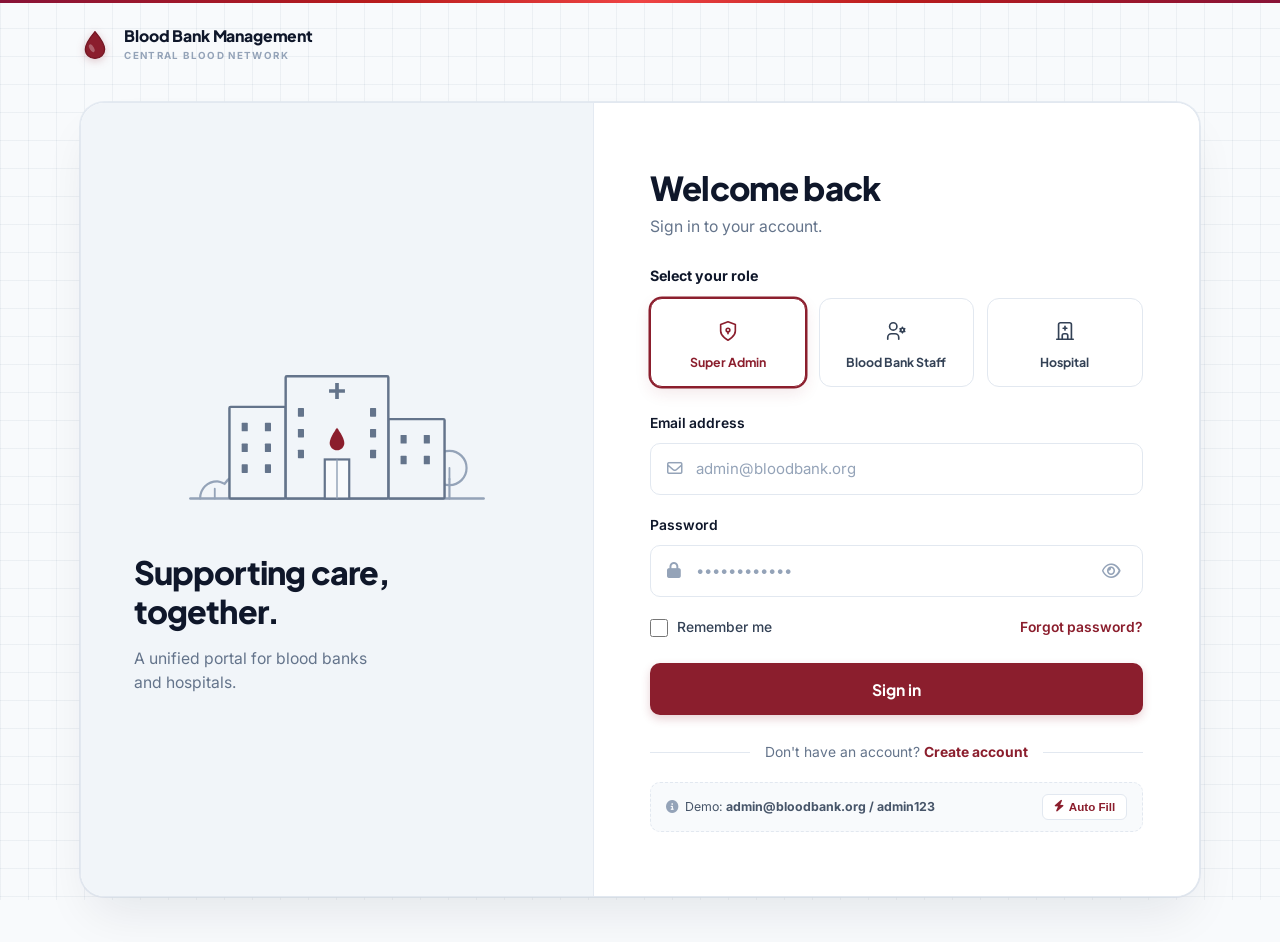
<file: templates/index.html>
<!DOCTYPE html>
<html lang="en">
<head>
  <meta charset="UTF-8">
  <meta name="viewport" content="width=device-width, initial-scale=1.0">
  <title>Blood Bank Management | Central Blood Network</title>
  <link rel="preconnect" href="https://fonts.googleapis.com">
  <link rel="preconnect" href="https://fonts.gstatic.com" crossorigin>
  <link href="https://fonts.googleapis.com/css2?family=Plus+Jakarta+Sans:wght@400;500;600;700;800&family=Inter:wght@400;500;600;700&display=swap" rel="stylesheet">
  <link rel="stylesheet" href="https://cdnjs.cloudflare.com/ajax/libs/font-awesome/6.5.1/css/all.min.css">
  <link rel="stylesheet" href="/static/css/style.css">
  <link rel="stylesheet" href="/static/css/toast.css">
  <style>
    /* ==========================================================================
       Modern Pixel-Accurate Login Page Styles
       ========================================================================== */
    :root {
      --brand-red: #8B1E2D;
      --brand-red-hover: #731623;
      --brand-red-light: #fdf2f2;
      --brand-red-border: #fca5a5;
      --slate-900: #0f172a;
      --slate-800: #1e293b;
      --slate-700: #334155;
      --slate-600: #475569;
      --slate-500: #64748b;
      --slate-400: #94a3b8;
      --slate-200: #e2e8f0;
      --slate-100: #f1f5f9;
      --slate-50: #f8fafc;
    }

    body {
      margin: 0;
      padding: 0;
      font-family: 'Inter', -apple-system, BlinkMacSystemFont, 'Segoe UI', Roboto, sans-serif;
      background-color: #f8fafc;
      /* Precise Grid Pattern from Mockup */
      background-image: 
        linear-gradient(to right, rgba(148, 163, 184, 0.12) 1px, transparent 1px),
        linear-gradient(to bottom, rgba(148, 163, 184, 0.12) 1px, transparent 1px);
      background-size: 28px 28px;
      min-height: 100vh;
      display: flex;
      flex-direction: column;
      color: var(--slate-800);
      box-sizing: border-box;
    }

    *, *::before, *::after {
      box-sizing: border-box;
    }

    /* Top Brand Header */
    .portal-topbar {
      padding: 1.75rem 2.5rem 0.5rem;
      display: flex;
      align-items: center;
      justify-content: flex-start;
      width: 100%;
      max-width: 1200px;
      margin: 0 auto;
    }

    .brand-identity {
      display: inline-flex;
      align-items: center;
      gap: 0.85rem;
      text-decoration: none;
      color: inherit;
    }

    .brand-logo-drop {
      width: 34px;
      height: 38px;
      display: flex;
      align-items: center;
      justify-content: center;
      color: var(--brand-red);
      filter: drop-shadow(0 2px 4px rgba(139, 30, 45, 0.25));
    }

    .brand-titles {
      display: flex;
      flex-direction: column;
    }

    .brand-main-title {
      font-family: 'Plus Jakarta Sans', sans-serif;
      font-size: 1.05rem;
      font-weight: 800;
      color: var(--slate-900);
      letter-spacing: -0.01em;
      line-height: 1.2;
    }

    .brand-subtitle {
      font-size: 0.65rem;
      font-weight: 700;
      letter-spacing: 0.14em;
      text-transform: uppercase;
      color: var(--slate-400);
      margin-top: 2px;
    }

    /* Main Container & Card */
    .login-main-wrapper {
      flex: 1;
      display: flex;
      align-items: center;
      justify-content: center;
      padding: 2rem 1.5rem 3rem;
    }

    .login-modal-card {
      width: 100%;
      max-width: 1120px;
      min-height: 620px;
      background: #ffffff;
      border: 1px solid var(--slate-200);
      border-radius: 24px;
      box-shadow: 0 25px 50px -12px rgba(15, 23, 42, 0.09), 0 0 0 1px rgba(226, 232, 240, 0.8);
      display: grid;
      grid-template-columns: 1fr 1.18fr;
      overflow: hidden;
      transition: box-shadow 0.3s ease;
    }

    /* Left Visual Column */
    .login-visual-pane {
      background-color: #f1f5f9;
      padding: 4.5rem 3.5rem;
      display: flex;
      flex-direction: column;
      justify-content: center;
      border-right: 1px solid rgba(226, 232, 240, 0.8);
      position: relative;
    }

    .illustration-box {
      width: 100%;
      max-width: 330px;
      margin: 0 auto 2rem;
      display: flex;
      align-items: center;
      justify-content: center;
    }

    .illustration-box svg {
      width: 100%;
      height: auto;
      max-height: 220px;
    }

    .visual-tagline {
      font-family: 'Plus Jakarta Sans', sans-serif;
      font-size: 2.15rem;
      font-weight: 800;
      color: var(--slate-900);
      line-height: 1.22;
      margin: 0 0 1rem;
      letter-spacing: -0.025em;
    }

    .visual-subtext {
      font-size: 1.05rem;
      color: var(--slate-500);
      line-height: 1.55;
      margin: 0;
    }

    /* Right Form Column */
    .login-form-pane {
      padding: 4.25rem 3.75rem;
      display: flex;
      flex-direction: column;
      justify-content: center;
      background: #ffffff;
    }

    .form-heading-group {
      margin-bottom: 1.75rem;
    }

    .form-main-heading {
      font-family: 'Plus Jakarta Sans', sans-serif;
      font-size: 2.2rem;
      font-weight: 800;
      color: var(--slate-900);
      margin: 0 0 0.45rem;
      letter-spacing: -0.025em;
    }

    .form-sub-heading {
      font-size: 1.05rem;
      color: var(--slate-500);
      margin: 0;
    }

    /* Role Selector */
    .role-selection-group {
      margin-bottom: 1.75rem;
    }

    .role-section-label {
      display: block;
      font-size: 0.95rem;
      font-weight: 700;
      color: var(--slate-900);
      margin-bottom: 0.75rem;
    }

    .role-cards-grid {
      display: grid;
      grid-template-columns: repeat(3, 1fr);
      gap: 0.85rem;
    }

    .role-select-card {
      background: #ffffff;
      border: 1.5px solid var(--slate-200);
      border-radius: 12px;
      padding: 1.05rem 0.75rem;
      display: flex;
      flex-direction: column;
      align-items: center;
      justify-content: center;
      gap: 0.5rem;
      cursor: pointer;
      transition: all 0.2s cubic-bezier(0.16, 1, 0.3, 1);
      color: var(--slate-700);
      text-align: center;
      user-select: none;
    }

    .role-select-card:hover {
      border-color: var(--slate-400);
      background-color: #f8fafc;
      transform: translateY(-2px);
    }

    .role-select-card.active {
      border-color: var(--brand-red);
      background-color: #fff;
      box-shadow: 0 0 0 1.5px var(--brand-red), 0 6px 16px rgba(139, 30, 45, 0.1);
      color: var(--brand-red);
    }

    .role-select-card .role-icon {
      font-size: 1.5rem;
      height: 32px;
      display: flex;
      align-items: center;
      justify-content: center;
    }

    .role-select-card .role-name {
      font-size: 0.825rem;
      font-weight: 700;
      font-family: 'Plus Jakarta Sans', sans-serif;
      line-height: 1.25;
    }

    /* Form Fields */
    .auth-input-group {
      margin-bottom: 1.35rem;
    }

    .auth-input-label {
      display: block;
      font-size: 0.925rem;
      font-weight: 600;
      color: var(--slate-900);
      margin-bottom: 0.55rem;
    }

    .input-icon-container {
      position: relative;
      display: flex;
      align-items: center;
    }

    .input-prefix-icon {
      position: absolute;
      left: 1.15rem;
      color: var(--slate-400);
      font-size: 1.05rem;
      pointer-events: none;
      transition: color 0.2s ease;
    }

    .auth-text-input {
      width: 100%;
      height: 52px;
      padding: 0 1.15rem 0 3rem;
      font-family: inherit;
      font-size: 1rem;
      color: var(--slate-800);
      background: #ffffff;
      border: 1.5px solid var(--slate-200);
      border-radius: 10px;
      outline: none;
      transition: all 0.2s ease;
    }

    .auth-text-input:focus {
      border-color: var(--brand-red);
      box-shadow: 0 0 0 3.5px rgba(139, 30, 45, 0.12);
    }

    .auth-text-input:focus + .input-prefix-icon,
    .auth-text-input:focus ~ .input-prefix-icon {
      color: var(--brand-red);
    }

    .auth-text-input::placeholder {
      color: var(--slate-400);
    }

    /* Password Input with Toggle */
    .password-input-wrapper {
      position: relative;
      display: flex;
      align-items: center;
    }

    .password-input-wrapper .auth-text-input {
      padding-right: 3.25rem;
    }

    .password-toggle-btn {
      position: absolute;
      right: 1rem;
      background: transparent;
      border: none;
      color: var(--slate-400);
      cursor: pointer;
      font-size: 1.1rem;
      padding: 0.45rem;
      display: flex;
      align-items: center;
      justify-content: center;
      border-radius: 6px;
      transition: color 0.2s ease;
    }

    .password-toggle-btn:hover {
      color: var(--slate-700);
    }

    /* Form Meta Row (Remember & Forgot) */
    .form-meta-row {
      display: flex;
      align-items: center;
      justify-content: space-between;
      margin-top: 0.35rem;
      margin-bottom: 1.65rem;
      font-size: 0.925rem;
    }

    .remember-me-label {
      display: flex;
      align-items: center;
      gap: 0.6rem;
      color: var(--slate-700);
      font-weight: 500;
      cursor: pointer;
      user-select: none;
    }

    .remember-checkbox {
      width: 18px;
      height: 18px;
      accent-color: var(--brand-red);
      cursor: pointer;
      border-radius: 4px;
      margin: 0;
    }

    .forgot-pwd-link {
      color: var(--brand-red);
      text-decoration: none;
      font-weight: 600;
      transition: color 0.15s ease;
    }

    .forgot-pwd-link:hover {
      color: var(--brand-red-hover);
      text-decoration: underline;
    }

    /* Submit Button */
    .btn-submit-signin {
      width: 100%;
      height: 52px;
      background: var(--brand-red);
      color: #ffffff;
      border: none;
      border-radius: 10px;
      font-family: 'Plus Jakarta Sans', sans-serif;
      font-size: 1.05rem;
      font-weight: 700;
      cursor: pointer;
      display: flex;
      align-items: center;
      justify-content: center;
      gap: 0.6rem;
      transition: all 0.2s cubic-bezier(0.16, 1, 0.3, 1);
      box-shadow: 0 4px 10px rgba(139, 30, 45, 0.2);
    }

    .btn-submit-signin:hover {
      background: var(--brand-red-hover);
      box-shadow: 0 6px 18px rgba(139, 30, 45, 0.3);
      transform: translateY(-1.5px);
    }

    .btn-submit-signin:active {
      transform: translateY(0);
    }

    .btn-submit-signin:disabled {
      opacity: 0.7;
      cursor: not-allowed;
      transform: none;
    }

    /* Footer / Divider */
    .auth-footer-divider {
      display: flex;
      align-items: center;
      text-align: center;
      margin-top: 1.75rem;
      font-size: 0.925rem;
      color: var(--slate-500);
    }

    .auth-footer-divider::before,
    .auth-footer-divider::after {
      content: '';
      flex: 1;
      border-bottom: 1px solid var(--slate-200);
    }

    .auth-footer-divider span {
      padding: 0 1rem;
    }

    .auth-footer-divider a {
      color: var(--brand-red);
      font-weight: 700;
      text-decoration: none;
      transition: color 0.15s ease;
    }

    .auth-footer-divider a:hover {
      color: var(--brand-red-hover);
      text-decoration: underline;
    }

    /* Demo Quick Autofill helper bar */
    .quick-demo-pill {
      margin-top: 1.25rem;
      background: var(--slate-50);
      border: 1px dashed var(--slate-200);
      border-radius: 10px;
      padding: 0.75rem 1rem;
      display: flex;
      align-items: center;
      justify-content: space-between;
      font-size: 0.825rem;
      color: var(--slate-600);
    }

    .quick-demo-btn {
      background: #ffffff;
      border: 1px solid var(--slate-200);
      color: var(--brand-red);
      font-size: 0.775rem;
      font-weight: 700;
      padding: 0.35rem 0.7rem;
      border-radius: 6px;
      cursor: pointer;
      display: inline-flex;
      align-items: center;
      gap: 0.35rem;
      transition: all 0.15s ease;
    }

    .quick-demo-btn:hover {
      background: var(--brand-red);
      color: #ffffff;
      border-color: var(--brand-red);
    }

    /* Responsive Breakpoints */
    @media (max-width: 860px) {
      .login-modal-card {
        grid-template-columns: 1fr;
        max-width: 480px;
      }
      .login-visual-pane {
        padding: 2.25rem 2rem 2rem;
        text-align: center;
        border-right: none;
        border-bottom: 1px solid var(--slate-200);
      }
      .illustration-box {
        max-width: 200px;
        margin-bottom: 1rem;
      }
      .login-form-pane {
        padding: 2.25rem 2rem;
      }
      .portal-topbar {
        padding: 1.25rem 1.5rem 0.25rem;
      }
    }

    @media (max-width: 440px) {
      .role-cards-grid {
        grid-template-columns: 1fr;
      }
      .login-modal-card {
        border-radius: 14px;
      }
      .form-meta-row {
        flex-direction: column;
        align-items: flex-start;
        gap: 0.5rem;
      }
    }
  </style>
</head>
<body>

  <!-- Top Brand Navigation (Without support link per instructions) -->
  <header class="portal-topbar">
    <a href="/" class="brand-identity" title="Blood Bank Management Portal">
      <div class="brand-logo-drop">
        <!-- Blood Drop SVG Icon -->
        <svg viewBox="0 0 24 28" fill="none" xmlns="http://www.w3.org/2000/svg" style="width:26px; height:30px;">
          <path d="M12 1.5C12 1.5 3 12.2 3 18C3 23 7 26.5 12 26.5C17 26.5 21 23 21 18C21 12.2 12 1.5 12 1.5Z" fill="#8B1E2D" stroke="#731623" stroke-width="1.2" stroke-linejoin="round"/>
          <ellipse cx="9" cy="17" rx="2" ry="4" transform="rotate(-30 9 17)" fill="rgba(255,255,255,0.3)"/>
        </svg>
      </div>
      <div class="brand-titles">
        <span class="brand-main-title">Blood Bank Management</span>
        <span class="brand-subtitle">CENTRAL BLOOD NETWORK</span>
      </div>
    </a>
  </header>

  <!-- Main Login Card Section -->
  <main class="login-main-wrapper">
    <div class="login-modal-card">
      
      <!-- Left Column: Hospital Line-Art & Tagline -->
      <section class="login-visual-pane">
        <div class="illustration-box">
          <!-- Vector Hospital Line-Art Matching Mockup Exact Aesthetic -->
          <svg viewBox="0 0 260 180" fill="none" xmlns="http://www.w3.org/2000/svg">
            <!-- Ground Baseline -->
            <path d="M10 160H250" stroke="#94a3b8" stroke-width="2" stroke-linecap="round"/>
            
            <!-- Left Foliage Bush -->
            <path d="M18 160C18 152 24 146 32 146C34 146 36 147 38 148C41 143 47 140 54 140C62 140 68 145 70 152C72 150 75 149 78 149C85 149 90 154 90 160" stroke="#94a3b8" stroke-width="1.8" stroke-linecap="round" fill="none"/>
            <path d="M30 160V152" stroke="#94a3b8" stroke-width="1.5" stroke-linecap="round"/>

            <!-- Right Foliage Tree -->
            <path d="M222 160V144" stroke="#94a3b8" stroke-width="1.8" stroke-linecap="round"/>
            <circle cx="222" cy="135" r="14" stroke="#94a3b8" stroke-width="1.8" fill="none"/>
            <path d="M222 135V144" stroke="#94a3b8" stroke-width="1.5" stroke-linecap="round"/>

            <!-- Left Building Wing -->
            <rect x="42" y="85" width="46" height="75" rx="1" stroke="#64748b" stroke-width="2" fill="#f1f5f9"/>
            <!-- Left Wing Windows -->
            <rect x="52" y="98" width="5" height="7" rx="0.5" fill="#64748b"/>
            <rect x="71" y="98" width="5" height="7" rx="0.5" fill="#64748b"/>
            <rect x="52" y="115" width="5" height="7" rx="0.5" fill="#64748b"/>
            <rect x="71" y="115" width="5" height="7" rx="0.5" fill="#64748b"/>
            <rect x="52" y="132" width="5" height="7" rx="0.5" fill="#64748b"/>
            <rect x="71" y="132" width="5" height="7" rx="0.5" fill="#64748b"/>

            <!-- Right Building Wing -->
            <rect x="172" y="95" width="46" height="65" rx="1" stroke="#64748b" stroke-width="2" fill="#f1f5f9"/>
            <!-- Right Wing Windows -->
            <rect x="182" y="108" width="5" height="7" rx="0.5" fill="#64748b"/>
            <rect x="201" y="108" width="5" height="7" rx="0.5" fill="#64748b"/>
            <rect x="182" y="125" width="5" height="7" rx="0.5" fill="#64748b"/>
            <rect x="201" y="125" width="5" height="7" rx="0.5" fill="#64748b"/>

            <!-- Center Main Tower / Hospital Body -->
            <rect x="88" y="60" width="84" height="100" rx="1" stroke="#64748b" stroke-width="2" fill="#f1f5f9"/>

            <!-- Medical Cross Emblem on Top Facade -->
            <path d="M125 72H135M130 67V77" stroke="#64748b" stroke-width="3" stroke-linecap="square"/>

            <!-- Center Entrance Portal -->
            <rect x="120" y="128" width="20" height="32" stroke="#64748b" stroke-width="1.8" fill="#f8fafc"/>
            <line x1="130" y1="128" x2="130" y2="160" stroke="#94a3b8" stroke-width="1.2"/>

            <!-- Blood Drop Icon at Front Center -->
            <path d="M130 102C130 102 124 110 124 114.5C124 117.8 126.7 120.5 130 120.5C133.3 120.5 136 117.8 136 114.5C136 110 130 102 130 102Z" fill="#8B1E2D"/>

            <!-- Center Tower Windows -->
            <rect x="98" y="86" width="5" height="7" rx="0.5" fill="#64748b"/>
            <rect x="98" y="103" width="5" height="7" rx="0.5" fill="#64748b"/>
            <rect x="98" y="120" width="5" height="7" rx="0.5" fill="#64748b"/>
            
            <rect x="157" y="86" width="5" height="7" rx="0.5" fill="#64748b"/>
            <rect x="157" y="103" width="5" height="7" rx="0.5" fill="#64748b"/>
            <rect x="157" y="120" width="5" height="7" rx="0.5" fill="#64748b"/>
          </svg>
        </div>
        
        <h1 class="visual-tagline">Supporting care,<br>together.</h1>
        <p class="visual-subtext">A unified portal for blood banks<br>and hospitals.</p>
      </section>

      <!-- Right Column: Login Form & Role Selection -->
      <section class="login-form-pane">
        <div class="form-heading-group">
          <h2 class="form-main-heading">Welcome back</h2>
          <p class="form-sub-heading">Sign in to your account.</p>
        </div>

        <!-- Role Selection -->
        <div class="role-selection-group">
          <label class="role-section-label">Select your role</label>
          <div class="role-cards-grid">
            <!-- Super Admin (First) -->
            <div class="role-select-card active" data-role="ADMIN" id="role-card-admin">
              <div class="role-icon">
                <!-- Admin / Shield Lock Icon -->
                <svg width="22" height="22" viewBox="0 0 24 24" fill="none" stroke="currentColor" stroke-width="1.8" stroke-linecap="round" stroke-linejoin="round">
                  <path d="M12 22s8-4 8-10V5l-8-3-8 3v7c0 6 8 10 8 10z"></path>
                  <circle cx="12" cy="11" r="2"></circle>
                  <path d="M12 13v2"></path>
                </svg>
              </div>
              <span class="role-name">Super Admin</span>
            </div>

            <!-- Blood Bank Staff -->
            <div class="role-select-card" data-role="COORDINATOR" id="role-card-coord">
              <div class="role-icon">
                <!-- Person with gear icon -->
                <svg width="22" height="22" viewBox="0 0 24 24" fill="none" stroke="currentColor" stroke-width="1.8" stroke-linecap="round" stroke-linejoin="round">
                  <circle cx="9" cy="7" r="4"></circle>
                  <path d="M3 21v-2a4 4 0 0 1 4-4h4a4 4 0 0 1 4 4v2"></path>
                  <circle cx="19" cy="11" r="2"></circle>
                  <path d="M19 8v1M19 13v1M16.5 9.5l.8.5M20.7 12l.8.5M16.5 12.5l.8-.5M20.7 10l.8-.5"></path>
                </svg>
              </div>
              <span class="role-name">Blood Bank Staff</span>
            </div>

            <!-- Hospital -->
            <div class="role-select-card" data-role="HOSPITAL" id="role-card-hosp">
              <div class="role-icon">
                <!-- Hospital outline icon -->
                <svg width="22" height="22" viewBox="0 0 24 24" fill="none" stroke="currentColor" stroke-width="1.8" stroke-linecap="round" stroke-linejoin="round">
                  <path d="M3 21h18"></path>
                  <path d="M5 21V5a2 2 0 0 1 2-2h10a2 2 0 0 1 2 2v16"></path>
                  <path d="M9 21v-4a2 2 0 0 1 2-2h2a2 2 0 0 1 2 2v4"></path>
                  <path d="M10 9h4"></path>
                  <path d="M12 7v4"></path>
                </svg>
              </div>
              <span class="role-name">Hospital</span>
            </div>
          </div>
        </div>

        <!-- Login Form -->
        <form id="login-form">
          
          <!-- Hospital ID Optional Field (shown when Hospital role is selected) -->
          <div class="auth-input-group" id="hosp-id-wrapper" style="display: none;">
            <label class="auth-input-label" for="login-hosp-id">Hospital ID <span style="color:var(--slate-400); font-weight:normal;">(Optional)</span></label>
            <div class="input-icon-container">
              <i class="fa-solid fa-id-card input-prefix-icon"></i>
              <input type="text" id="login-hosp-id" class="auth-text-input font-mono" placeholder="e.g. HOSP101">
            </div>
          </div>

          <!-- Email Field -->
          <div class="auth-input-group">
            <label class="auth-input-label" for="login-email">Email address</label>
            <div class="input-icon-container">
              <i class="fa-regular fa-envelope input-prefix-icon"></i>
              <input type="email" id="login-email" class="auth-text-input" placeholder="Enter your email" required autocomplete="email">
            </div>
          </div>

          <!-- Password Field with View Eye Toggle -->
          <div class="auth-input-group">
            <label class="auth-input-label" for="login-password">Password</label>
            <div class="password-input-wrapper">
              <i class="fa-solid fa-lock input-prefix-icon"></i>
              <input type="password" id="login-password" class="auth-text-input" placeholder="••••••••••••" required autocomplete="current-password">
              <button type="button" class="password-toggle-btn" id="password-toggle" title="Show or hide password" aria-label="Toggle password visibility">
                <i class="fa-regular fa-eye" id="toggle-eye-icon"></i>
              </button>
            </div>
          </div>

          <!-- Meta Row: Remember Me & Forgot Password -->
          <div class="form-meta-row">
            <label class="remember-me-label">
              <input type="checkbox" id="remember-me-check" class="remember-checkbox">
              <span>Remember me</span>
            </label>
            <a href="javascript:void(0)" class="forgot-pwd-link" id="forgot-password-link">Forgot password?</a>
          </div>

          <!-- Submit Button -->
          <button type="submit" id="login-submit-btn" class="btn-submit-signin">
            <span id="btn-text">Sign in</span>
          </button>
        </form>

        <!-- Create Account Link Divider -->
        <div class="auth-footer-divider">
          <span>Don't have an account? <a href="/signup">Create account</a></span>
        </div>

        <!-- Quick Demo autofill helper -->
        <div class="quick-demo-pill" id="demo-credentials-box">
          <div id="demo-text-preview">
            <i class="fa-solid fa-circle-info" style="color:var(--slate-400); margin-right:4px;"></i>
            <span>Demo: <strong id="demo-role-hint">admin@bloodbank.org / admin123</strong></span>
          </div>
          <button type="button" class="quick-demo-btn" id="quick-fill-btn">
            <i class="fa-solid fa-bolt"></i> Auto Fill
          </button>
        </div>

      </section>
    </div>
  </main>

  <!-- Scripts -->
  <script src="/static/js/api.js"></script>
  <script src="/static/js/auth.js"></script>
</body>
</html>
</file>
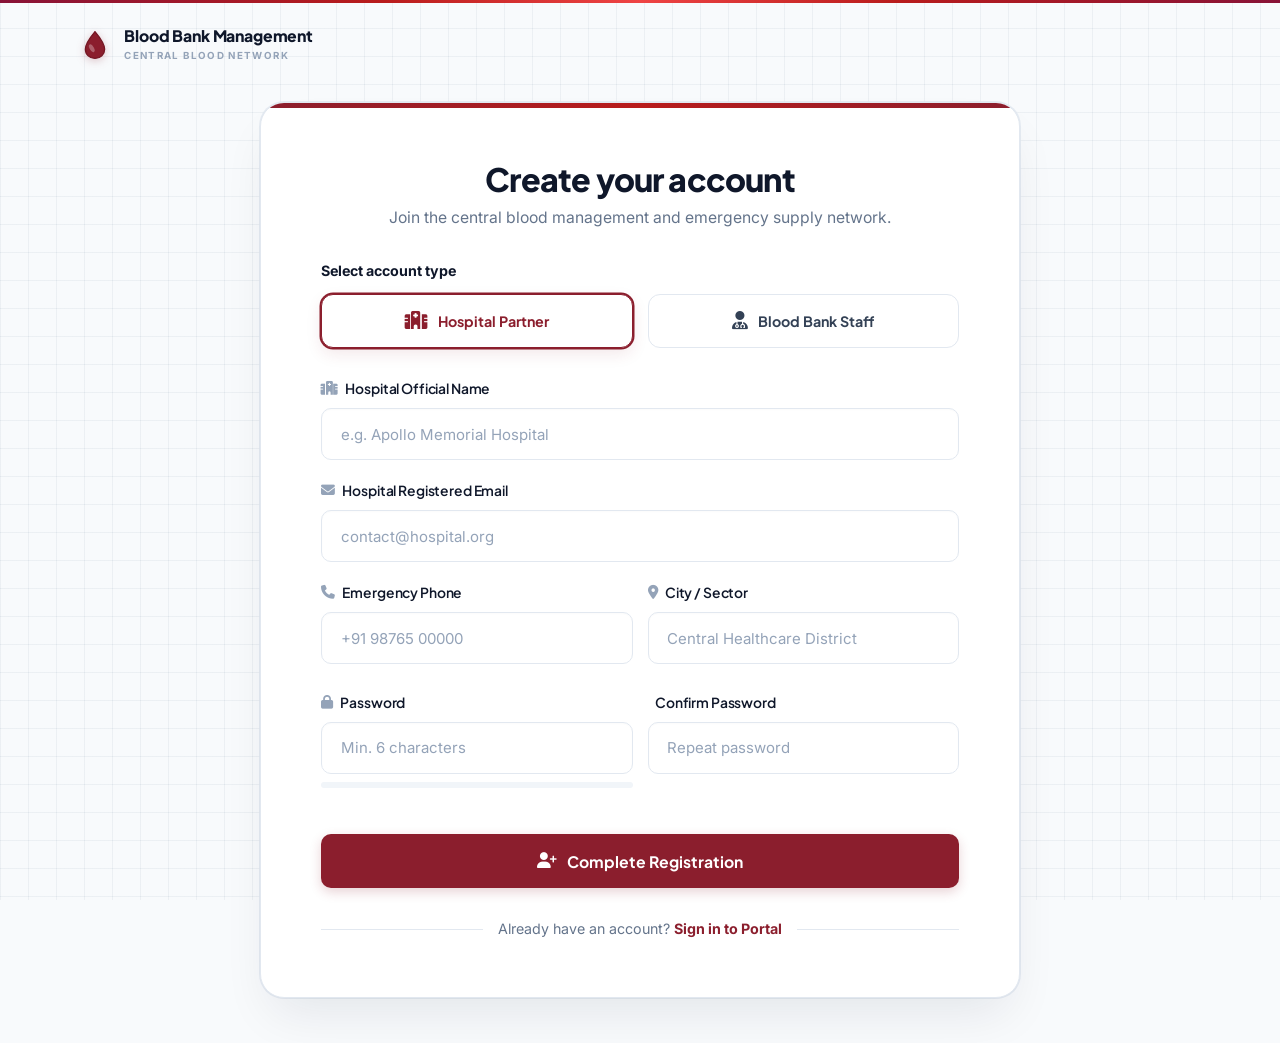
<file: templates/signup.html>
<!DOCTYPE html>
<html lang="en">
<head>
  <meta charset="UTF-8">
  <meta name="viewport" content="width=device-width, initial-scale=1.0">
  <title>Create Account | Blood Bank Management</title>
  <link rel="preconnect" href="https://fonts.googleapis.com">
  <link rel="preconnect" href="https://fonts.gstatic.com" crossorigin>
  <link href="https://fonts.googleapis.com/css2?family=Plus+Jakarta+Sans:wght@400;500;600;700;800&family=Inter:wght@400;500;600;700&display=swap" rel="stylesheet">
  <link rel="stylesheet" href="https://cdnjs.cloudflare.com/ajax/libs/font-awesome/6.5.1/css/all.min.css">
  <link rel="stylesheet" href="/static/css/style.css">
  <link rel="stylesheet" href="/static/css/toast.css">
  <style>
    :root {
      --brand-red: #8B1E2D;
      --brand-red-hover: #731623;
      --brand-red-light: #fdf2f2;
      --brand-red-border: #fca5a5;
      --slate-900: #0f172a;
      --slate-800: #1e293b;
      --slate-700: #334155;
      --slate-600: #475569;
      --slate-500: #64748b;
      --slate-400: #94a3b8;
      --slate-200: #e2e8f0;
      --slate-100: #f1f5f9;
      --slate-50: #f8fafc;
    }

    body {
      margin: 0;
      padding: 0;
      font-family: 'Inter', -apple-system, BlinkMacSystemFont, 'Segoe UI', Roboto, sans-serif;
      background-color: #f8fafc;
      background-image: 
        linear-gradient(to right, rgba(148, 163, 184, 0.12) 1px, transparent 1px),
        linear-gradient(to bottom, rgba(148, 163, 184, 0.12) 1px, transparent 1px);
      background-size: 28px 28px;
      min-height: 100vh;
      display: flex;
      flex-direction: column;
      color: var(--slate-800);
      box-sizing: border-box;
    }

    *, *::before, *::after {
      box-sizing: border-box;
    }

    /* Top Brand Navigation */
    .portal-topbar {
      padding: 1.75rem 2.5rem 0.5rem;
      display: flex;
      align-items: center;
      justify-content: flex-start;
      width: 100%;
      max-width: 1200px;
      margin: 0 auto;
    }

    .brand-identity {
      display: inline-flex;
      align-items: center;
      gap: 0.85rem;
      text-decoration: none;
      color: inherit;
    }

    .brand-logo-drop {
      width: 34px;
      height: 38px;
      display: flex;
      align-items: center;
      justify-content: center;
      color: var(--brand-red);
      filter: drop-shadow(0 2px 4px rgba(139, 30, 45, 0.25));
    }

    .brand-titles {
      display: flex;
      flex-direction: column;
    }

    .brand-main-title {
      font-family: 'Plus Jakarta Sans', sans-serif;
      font-size: 1.05rem;
      font-weight: 800;
      color: var(--slate-900);
      letter-spacing: -0.01em;
      line-height: 1.2;
    }

    .brand-subtitle {
      font-size: 0.65rem;
      font-weight: 700;
      letter-spacing: 0.14em;
      text-transform: uppercase;
      color: var(--slate-400);
      margin-top: 2px;
    }

    /* Big Spacious Signup Wrapper */
    .signup-main-wrapper {
      flex: 1;
      display: flex;
      align-items: center;
      justify-content: center;
      padding: 2rem 1.5rem 3rem;
    }

    .signup-large-card {
      width: 100%;
      max-width: 760px;
      background: #ffffff;
      border: 1px solid var(--slate-200);
      border-radius: 24px;
      padding: 3.75rem 4rem;
      box-shadow: 0 25px 50px -12px rgba(15, 23, 42, 0.09), 0 0 0 1px rgba(226, 232, 240, 0.8);
      position: relative;
      overflow: hidden;
      animation: fadeIn 0.3s ease-out;
    }

    .signup-large-card::before {
      content: '';
      position: absolute;
      top: 0;
      left: 0;
      right: 0;
      height: 5px;
      background: linear-gradient(90deg, #8B1E2D, #b91c1c, #8B1E2D);
    }

    @keyframes fadeIn {
      from { opacity: 0; transform: translateY(10px); }
      to { opacity: 1; transform: translateY(0); }
    }

    .signup-header-block {
      text-align: center;
      margin-bottom: 2rem;
    }

    .signup-title {
      font-family: 'Plus Jakarta Sans', sans-serif;
      font-size: 2.15rem;
      font-weight: 800;
      color: var(--slate-900);
      margin: 0 0 0.45rem;
      letter-spacing: -0.025em;
    }

    .signup-subtext {
      font-size: 1.05rem;
      color: var(--slate-500);
      margin: 0;
    }

    /* Role Switcher in Signup */
    .role-section-label {
      display: block;
      font-size: 0.95rem;
      font-weight: 700;
      color: var(--slate-900);
      margin-bottom: 0.75rem;
      text-align: left;
    }

    .auth-tabs-grid {
      display: grid;
      grid-template-columns: 1fr 1fr;
      gap: 1rem;
      margin-bottom: 2rem;
    }

    .auth-tab-btn {
      padding: 1.15rem 1rem;
      border-radius: 12px;
      border: 1.5px solid var(--slate-200);
      background: #ffffff;
      color: var(--slate-700);
      font-family: 'Plus Jakarta Sans', sans-serif;
      font-weight: 700;
      font-size: 0.95rem;
      cursor: pointer;
      transition: all 0.2s cubic-bezier(0.16, 1, 0.3, 1);
      display: flex;
      align-items: center;
      justify-content: center;
      gap: 0.65rem;
      user-select: none;
    }

    .auth-tab-btn:hover {
      border-color: var(--slate-400);
      background-color: #f8fafc;
      transform: translateY(-2px);
    }

    .auth-tab-btn.active {
      border-color: var(--brand-red);
      background-color: #ffffff;
      color: var(--brand-red);
      box-shadow: 0 0 0 1.5px var(--brand-red), 0 6px 16px rgba(139, 30, 45, 0.1);
    }

    /* Form Fields */
    .form-group {
      margin-bottom: 1.35rem;
      text-align: left;
    }

    .form-label {
      display: flex;
      align-items: center;
      gap: 0.5rem;
      font-size: 0.925rem;
      font-weight: 600;
      color: var(--slate-900);
      margin-bottom: 0.55rem;
    }

    .form-label i {
      color: var(--slate-400);
    }

    .form-control {
      width: 100%;
      height: 52px;
      padding: 0 1.25rem;
      font-family: inherit;
      font-size: 1rem;
      color: var(--slate-800);
      background: #ffffff;
      border: 1.5px solid var(--slate-200);
      border-radius: 10px;
      outline: none;
      transition: all 0.2s ease;
    }

    .form-control:focus {
      border-color: var(--brand-red);
      box-shadow: 0 0 0 3.5px rgba(139, 30, 45, 0.12);
    }

    .form-control::placeholder {
      color: var(--slate-400);
    }

    .password-meter {
      height: 6px;
      width: 100%;
      background: #f1f5f9;
      border-radius: 3px;
      margin-top: 0.55rem;
      overflow: hidden;
    }

    .password-meter-bar {
      height: 100%;
      width: 0%;
      transition: all 0.3s ease;
    }

    /* Signup Submit Button */
    .btn-submit-signup {
      width: 100%;
      height: 54px;
      background: var(--brand-red);
      color: #ffffff;
      border: none;
      border-radius: 10px;
      font-family: 'Plus Jakarta Sans', sans-serif;
      font-size: 1.05rem;
      font-weight: 700;
      cursor: pointer;
      display: flex;
      align-items: center;
      justify-content: center;
      gap: 0.65rem;
      margin-top: 1.75rem;
      transition: all 0.2s cubic-bezier(0.16, 1, 0.3, 1);
      box-shadow: 0 4px 12px rgba(139, 30, 45, 0.2);
    }

    .btn-submit-signup:hover {
      background: var(--brand-red-hover);
      box-shadow: 0 6px 20px rgba(139, 30, 45, 0.3);
      transform: translateY(-1.5px);
    }

    .btn-submit-signup:active {
      transform: translateY(0);
    }

    .btn-submit-signup:disabled {
      opacity: 0.7;
      cursor: not-allowed;
      transform: none;
    }

    /* Footer / Divider */
    .auth-footer-divider {
      display: flex;
      align-items: center;
      text-align: center;
      margin-top: 2rem;
      font-size: 0.95rem;
      color: var(--slate-500);
    }

    .auth-footer-divider::before,
    .auth-footer-divider::after {
      content: '';
      flex: 1;
      border-bottom: 1px solid var(--slate-200);
    }

    .auth-footer-divider span {
      padding: 0 1rem;
    }

    .auth-footer-divider a {
      color: var(--brand-red);
      font-weight: 700;
      text-decoration: none;
      transition: color 0.15s ease;
    }

    .auth-footer-divider a:hover {
      color: var(--brand-red-hover);
      text-decoration: underline;
    }

    @media (max-width: 640px) {
      .signup-large-card {
        padding: 2.5rem 1.75rem;
        border-radius: 16px;
      }
      .auth-tabs-grid {
        grid-template-columns: 1fr;
      }
      .form-row {
        grid-template-columns: 1fr !important;
      }
    }
  </style>
</head>
<body>

  <!-- Top Brand Navigation -->
  <header class="portal-topbar">
    <a href="/" class="brand-identity" title="Blood Bank Management Portal">
      <div class="brand-logo-drop">
        <svg viewBox="0 0 24 28" fill="none" xmlns="http://www.w3.org/2000/svg" style="width:26px; height:30px;">
          <path d="M12 1.5C12 1.5 3 12.2 3 18C3 23 7 26.5 12 26.5C17 26.5 21 23 21 18C21 12.2 12 1.5 12 1.5Z" fill="#8B1E2D" stroke="#731623" stroke-width="1.2" stroke-linejoin="round"/>
          <ellipse cx="9" cy="17" rx="2" ry="4" transform="rotate(-30 9 17)" fill="rgba(255,255,255,0.3)"/>
        </svg>
      </div>
      <div class="brand-titles">
        <span class="brand-main-title">Blood Bank Management</span>
        <span class="brand-subtitle">CENTRAL BLOOD NETWORK</span>
      </div>
    </a>
  </header>

  <!-- Big Spacious Signup Card -->
  <main class="signup-main-wrapper">
    <div class="signup-large-card">
      
      <!-- Card Header -->
      <div class="signup-header-block">
        <h1 class="signup-title">Create your account</h1>
        <p class="signup-subtext">Join the central blood management and emergency supply network.</p>
      </div>

      <!-- Role Selector -->
      <div>
        <label class="role-section-label">Select account type</label>
        <div class="auth-tabs-grid">
          <button type="button" class="auth-tab-btn active" data-role="HOSPITAL">
            <i class="fa-solid fa-hospital" style="font-size:1.2rem;"></i>
            <span>Hospital Partner</span>
          </button>
          <button type="button" class="auth-tab-btn" data-role="COORDINATOR">
            <i class="fa-solid fa-user-doctor" style="font-size:1.2rem;"></i>
            <span>Blood Bank Staff</span>
          </button>
        </div>
      </div>

      <!-- Registration Form -->
      <form id="signup-form">
        <div id="dynamic-signup-fields">
          <!-- Dynamically populated via signup.js -->
        </div>

        <!-- Password & Confirm Password Row -->
        <div class="form-row" style="display:grid; grid-template-columns: 1fr 1fr; gap: 1rem; margin-top:0.5rem;">
          <div class="form-group">
            <label class="form-label"><i class="fa-solid fa-lock"></i> Password</label>
            <input type="password" id="signup-password" class="form-control" placeholder="Min. 6 characters" required autocomplete="new-password">
            <div class="password-meter">
              <div id="password-strength-bar" class="password-meter-bar"></div>
            </div>
          </div>
          <div class="form-group">
            <label class="form-label"><i class="fa-solid fa-shield-check"></i> Confirm Password</label>
            <input type="password" id="signup-confirm-password" class="form-control" placeholder="Repeat password" required autocomplete="new-password">
          </div>
        </div>

        <button type="submit" id="signup-submit-btn" class="btn-submit-signup">
          <i class="fa-solid fa-user-plus"></i>
          <span>Complete Registration</span>
        </button>
      </form>

      <!-- Footer Divider -->
      <div class="auth-footer-divider">
        <span>Already have an account? <a href="/">Sign in to Portal</a></span>
      </div>

    </div>
  </main>

  <script src="/static/js/api.js"></script>
  <script src="/static/js/signup.js"></script>
</body>
</html>
</file>
<file: static/css/style.css>
/* ==========================================================================
   Blood Bank Management System - Formal Red & White Executive Design System
   ========================================================================== */

@import url('https://fonts.googleapis.com/css2?family=Plus+Jakarta+Sans:wght@400;500;600;700;800&family=Inter:wght@300;400;500;600;700&family=JetBrains+Mono:wght@400;500;600;700&family=Outfit:wght@500;600;700;800&display=swap');

:root {
  /* Formal Crimson & Red Brand Palette */
  --primary: #b91c1c;
  --primary-dark: #881337;
  --primary-darker: #4c0519;
  --primary-light: #dc2626;
  --primary-bright: #ef4444;
  --primary-glow: rgba(185, 28, 28, 0.18);
  --primary-subtle: #fef2f2;
  --primary-border: #fecaca;
  --primary-border-strong: #f87171;
  --primary-gradient: linear-gradient(135deg, #b91c1c 0%, #991b1b 50%, #881337 100%);
  --primary-gradient-hover: linear-gradient(135deg, #dc2626 0%, #b91c1c 50%, #991b1b 100%);
  
  /* Crisp White & Slate Canvas System */
  --bg-dark: #f8fafc;
  --bg-canvas: #f8fafc;
  --bg-surface: #ffffff;
  --bg-card: #ffffff;
  --bg-card-hover: #fcfdfe;
  --bg-card-subtle: #f8fafc;
  --bg-glass: rgba(255, 255, 255, 0.96);
  --bg-glass-card: rgba(255, 255, 255, 0.92);
  
  /* High-Definition Borders */
  --border-color: #e2e8f0;
  --border-subtle: #f1f5f9;
  --border-card: #e2e8f0;
  --border-focus: #b91c1c;
  
  /* Formal High-Contrast Typography */
  --text-main: #0f172a;
  --text-heading: #090d16;
  --text-muted: #475569;
  --text-dim: #64748b;
  --text-light: #94a3b8;
  
  /* Clean Status Colors (Clinical & Standardized) */
  --success: #15803d;
  --success-bg: #f0fdf4;
  --success-border: #bbf7d0;
  --success-text: #166534;
  
  --warning: #b45309;
  --warning-bg: #fffbeb;
  --warning-border: #fde68a;
  --warning-text: #92400e;
  
  --alert: #c2410c;
  --alert-bg: #fff7ed;
  --alert-border: #fed7aa;
  
  --danger: #b91c1c;
  --danger-bg: #fef2f2;
  --danger-border: #fecaca;
  --danger-text: #991b1b;
  
  --info: #0284c7;
  --info-bg: #f0f9ff;
  --info-border: #bae6fd;
  --info-text: #0369a1;
  
  /* Typography Families */
  --font-heading: 'Plus Jakarta Sans', 'Outfit', sans-serif;
  --font-body: 'Inter', -apple-system, BlinkMacSystemFont, 'Segoe UI', Roboto, sans-serif;
  --font-mono: 'JetBrains Mono', monospace;
  
  /* Structural Geometries */
  --radius-xs: 4px;
  --radius-sm: 6px;
  --radius-md: 10px;
  --radius-lg: 14px;
  --radius-xl: 18px;
  --radius-2xl: 24px;
  --radius-full: 9999px;
  
  /* Elevated Formal Shadows */
  --shadow-xs: 0 1px 2px 0 rgba(0, 0, 0, 0.03);
  --shadow-sm: 0 1px 3px 0 rgba(0, 0, 0, 0.06), 0 1px 2px -1px rgba(0, 0, 0, 0.04);
  --shadow-md: 0 4px 8px -2px rgba(15, 23, 42, 0.06), 0 2px 4px -2px rgba(15, 23, 42, 0.04);
  --shadow-lg: 0 12px 24px -4px rgba(15, 23, 42, 0.08), 0 4px 8px -4px rgba(15, 23, 42, 0.03);
  --shadow-xl: 0 20px 30px -6px rgba(15, 23, 42, 0.1), 0 8px 12px -4px rgba(15, 23, 42, 0.04);
  --shadow-glow: 0 0 24px rgba(185, 28, 28, 0.18);
  --shadow-card: 0 2px 5px rgba(0, 0, 0, 0.03), 0 0 0 1px var(--border-color);
  
  /* Animation Timings */
  --transition: all 0.2s cubic-bezier(0.4, 0, 0.2, 1);
  --transition-smooth: all 0.3s cubic-bezier(0.16, 1, 0.3, 1);
}

/* ==========================================================================
   CSS Reset & Base Framework
   ========================================================================== */

*, *::before, *::after {
  margin: 0;
  padding: 0;
  box-sizing: border-box;
}

html {
  font-size: 15px;
  scroll-behavior: smooth;
  -webkit-font-smoothing: antialiased;
  -moz-osx-font-smoothing: grayscale;
}

body {
  font-family: var(--font-body);
  background-color: var(--bg-canvas);
  color: var(--text-main);
  line-height: 1.55;
  min-height: 100vh;
  overflow-x: hidden;
  position: relative;
  background-image: 
    radial-gradient(at 0% 0%, rgba(185, 28, 28, 0.03) 0px, transparent 50%),
    radial-gradient(at 100% 100%, rgba(185, 28, 28, 0.02) 0px, transparent 50%),
    linear-gradient(to right, rgba(226, 232, 240, 0.3) 1px, transparent 1px),
    linear-gradient(to bottom, rgba(226, 232, 240, 0.3) 1px, transparent 1px);
  background-size: 100% 100%, 100% 100%, 48px 48px, 48px 48px;
  background-attachment: fixed;
}

/* Institutional Red Accent Top Stripe */
body::before {
  content: '';
  position: fixed;
  top: 0;
  left: 0;
  right: 0;
  height: 3px;
  background: linear-gradient(90deg, #881337 0%, #b91c1c 30%, #ef4444 50%, #b91c1c 70%, #881337 100%);
  z-index: 9999;
}

/* ==========================================================================
   Typography & Base Utilities
   ========================================================================== */

h1, h2, h3, h4, h5, h6 {
  font-family: var(--font-heading);
  font-weight: 700;
  letter-spacing: -0.025em;
  color: var(--text-heading);
  line-height: 1.25;
}

h1 { font-size: 2rem; }
h2 { font-size: 1.65rem; }
h3 { font-size: 1.35rem; }
h4 { font-size: 1.15rem; }
h5 { font-size: 1rem; }
h6 { font-size: 0.875rem; }

p {
  color: var(--text-main);
}

a {
  color: var(--primary);
  text-decoration: none;
  font-weight: 500;
  transition: var(--transition);
}

a:hover {
  color: var(--primary-dark);
}

.text-gradient {
  background: var(--primary-gradient);
  -webkit-background-clip: text;
  -webkit-text-fill-color: transparent;
}

.text-muted { color: var(--text-muted) !important; }
.text-dim { color: var(--text-dim) !important; }
.text-light { color: var(--text-light) !important; }
.text-danger { color: var(--primary) !important; }
.text-success { color: var(--success) !important; }
.text-warning { color: var(--warning) !important; }
.text-info { color: var(--info) !important; }
.text-main { color: var(--text-main) !important; }

.text-xs { font-size: 0.75rem; }
.text-sm { font-size: 0.85rem; }
.text-md { font-size: 0.95rem; }
.text-lg { font-size: 1.1rem; }

.font-bold { font-weight: 700 !important; }
.font-semibold { font-weight: 600 !important; }
.font-medium { font-weight: 500 !important; }
.font-mono { font-family: var(--font-mono) !important; }

.text-center { text-align: center; }
.text-right { text-align: right; }
.text-left { text-align: left; }

/* ==========================================================================
   Buttons & Interactive Elements
   ========================================================================== */

.btn {
  display: inline-flex;
  align-items: center;
  justify-content: center;
  gap: 0.5rem;
  font-family: var(--font-heading);
  font-weight: 600;
  font-size: 0.875rem;
  padding: 0.6rem 1.2rem;
  border-radius: var(--radius-md);
  border: 1px solid transparent;
  cursor: pointer;
  transition: var(--transition);
  text-decoration: none;
  white-space: nowrap;
  letter-spacing: -0.01em;
  user-select: none;
}

.btn:active {
  transform: translateY(1px);
}

.btn:disabled, .btn[disabled] {
  opacity: 0.55;
  cursor: not-allowed;
  pointer-events: none;
  box-shadow: none !important;
}

/* Primary Button (Formal Crimson Red) */
.btn-primary {
  background: var(--primary-gradient);
  color: #ffffff !important;
  border: 1px solid rgba(136, 19, 55, 0.4);
  box-shadow: 0 2px 6px rgba(185, 28, 28, 0.25), inset 0 1px 0 rgba(255, 255, 255, 0.15);
}

.btn-primary:hover {
  background: var(--primary-gradient-hover);
  box-shadow: 0 4px 12px rgba(185, 28, 28, 0.35), inset 0 1px 0 rgba(255, 255, 255, 0.2);
  transform: translateY(-1px);
  color: #ffffff !important;
}

/* Secondary Button (Crisp White with Slate Border) */
.btn-secondary {
  background: #ffffff;
  color: var(--text-main);
  border: 1px solid var(--border-color);
  box-shadow: var(--shadow-xs);
}

.btn-secondary:hover {
  background: #f8fafc;
  border-color: #cbd5e1;
  color: var(--primary);
  box-shadow: var(--shadow-sm);
}

/* Outline Danger Button */
.btn-outline-danger {
  background: #ffffff;
  color: var(--primary);
  border: 1px solid var(--primary-border);
}

.btn-outline-danger:hover {
  background: var(--primary-subtle);
  border-color: var(--primary);
  color: var(--primary-dark);
}

/* Success Button */
.btn-success {
  background: linear-gradient(135deg, #15803d 0%, #166534 100%);
  color: #ffffff !important;
  border: 1px solid #14532d;
  box-shadow: 0 2px 6px rgba(21, 128, 61, 0.2);
}

.btn-success:hover {
  background: linear-gradient(135deg, #16a34a 0%, #15803d 100%);
  box-shadow: 0 4px 10px rgba(21, 128, 61, 0.3);
  transform: translateY(-1px);
}

.btn-sm {
  padding: 0.38rem 0.8rem;
  font-size: 0.8rem;
  border-radius: var(--radius-sm);
}

.btn-lg {
  padding: 0.8rem 1.6rem;
  font-size: 0.975rem;
  border-radius: var(--radius-lg);
}

.btn-icon {
  width: 36px;
  height: 36px;
  padding: 0;
  border-radius: var(--radius-md);
}

/* ==========================================================================
   Badges & Indicators
   ========================================================================== */

.badge {
  display: inline-flex;
  align-items: center;
  gap: 0.35rem;
  font-family: var(--font-heading);
  font-size: 0.725rem;
  font-weight: 700;
  text-transform: uppercase;
  letter-spacing: 0.06em;
  padding: 0.25rem 0.65rem;
  border-radius: var(--radius-full);
  line-height: 1.2;
}

.badge-success {
  background: var(--success-bg);
  color: var(--success-text);
  border: 1px solid var(--success-border);
}

.badge-warning {
  background: var(--warning-bg);
  color: var(--warning-text);
  border: 1px solid var(--warning-border);
}

.badge-alert {
  background: var(--alert-bg);
  color: var(--alert);
  border: 1px solid var(--alert-border);
}

.badge-danger {
  background: var(--danger-bg);
  color: var(--danger-text);
  border: 1px solid var(--danger-border);
}

.badge-info {
  background: var(--info-bg);
  color: var(--info-text);
  border: 1px solid var(--info-border);
}

.badge-primary {
  background: var(--primary-subtle);
  color: var(--primary-dark);
  border: 1px solid var(--primary-border);
}

.pulse-dot {
  width: 8px;
  height: 8px;
  border-radius: 50%;
  display: inline-block;
  animation: pulse-ring 1.8s cubic-bezier(0.24, 0, 0.38, 1) infinite;
}

@keyframes pulse-ring {
  0% { transform: scale(0.95); opacity: 0.8; }
  50% { transform: scale(1.3); opacity: 1; }
  100% { transform: scale(0.95); opacity: 0.8; }
}

/* ==========================================================================
   Form Controls
   ========================================================================== */

.form-group {
  margin-bottom: 1.2rem;
}

.form-label {
  display: flex;
  align-items: center;
  gap: 0.35rem;
  font-family: var(--font-heading);
  font-size: 0.825rem;
  font-weight: 600;
  color: var(--text-heading);
  margin-bottom: 0.45rem;
  letter-spacing: -0.01em;
}

.form-control, .form-select {
  width: 100%;
  padding: 0.65rem 0.95rem;
  font-family: var(--font-body);
  font-size: 0.9rem;
  color: var(--text-main);
  background-color: #ffffff;
  border: 1px solid var(--border-color);
  border-radius: var(--radius-md);
  outline: none;
  transition: var(--transition);
  box-shadow: inset 0 1px 2px rgba(0, 0, 0, 0.02);
}

.form-control:focus, .form-select:focus {
  border-color: var(--primary);
  box-shadow: 0 0 0 3px rgba(185, 28, 28, 0.14);
  background-color: #ffffff;
}

.form-control::placeholder {
  color: #94a3b8;
  font-weight: 400;
}

select.form-select {
  cursor: pointer;
  background-image: url("data:image/svg+xml,%3csvg xmlns='http://www.w3.org/2000/svg' fill='none' viewBox='0 0 20 20'%3e%3cpath stroke='%23475569' stroke-linecap='round' stroke-linejoin='round' stroke-width='1.5' d='M6 8l4 4 4-4'/%3e%3c/svg%3e");
  background-position: right 0.75rem center;
  background-repeat: no-repeat;
  background-size: 1.2em 1.2em;
  padding-right: 2.5rem;
  appearance: none;
}

/* ==========================================================================
   Layout & Dashboard Shell
   ========================================================================== */

.dashboard-container {
  display: flex;
  min-height: 100vh;
}

/* Sidebar */
.sidebar {
  width: 260px;
  background-color: var(--bg-surface);
  border-right: 1px solid var(--border-color);
  display: flex;
  flex-direction: column;
  position: fixed;
  top: 0;
  left: 0;
  bottom: 0;
  z-index: 100;
  box-shadow: var(--shadow-sm);
  transition: var(--transition);
}

.sidebar-header {
  padding: 1.35rem 1.25rem;
  display: flex;
  align-items: center;
  gap: 0.85rem;
  border-bottom: 1px solid var(--border-color);
  background: #ffffff;
  position: relative;
}

.sidebar-header::after {
  content: '';
  position: absolute;
  bottom: 0;
  left: 1.25rem;
  right: 1.25rem;
  height: 1px;
  background: linear-gradient(90deg, transparent, rgba(185, 28, 28, 0.2), transparent);
}

.sidebar-header .brand-icon {
  width: 42px;
  height: 42px;
  border-radius: var(--radius-md);
  background: var(--primary-gradient);
  display: flex;
  align-items: center;
  justify-content: center;
  color: #ffffff;
  font-size: 1.25rem;
  box-shadow: 0 4px 10px rgba(185, 28, 28, 0.25);
  border: 1px solid rgba(255, 255, 255, 0.2);
  flex-shrink: 0;
}

.sidebar-header .brand-text {
  font-family: var(--font-heading);
  font-size: 1.15rem;
  font-weight: 800;
  line-height: 1.15;
  color: var(--text-heading);
  letter-spacing: -0.02em;
}

.sidebar-header .role-tag {
  font-size: 0.7rem;
  color: var(--primary);
  font-weight: 700;
  letter-spacing: 0.05em;
  text-transform: uppercase;
  margin-top: 2px;
  display: flex;
  align-items: center;
  gap: 4px;
}

.sidebar-nav {
  padding: 1.25rem 0.75rem;
  flex: 1;
  overflow-y: auto;
  display: flex;
  flex-direction: column;
  gap: 0.3rem;
}

.nav-item {
  display: flex;
  align-items: center;
  gap: 0.8rem;
  padding: 0.7rem 0.95rem;
  border-radius: var(--radius-md);
  color: var(--text-muted);
  font-family: var(--font-heading);
  font-weight: 600;
  font-size: 0.875rem;
  cursor: pointer;
  transition: var(--transition);
  position: relative;
  border: 1px solid transparent;
}

.nav-item:hover {
  color: var(--text-heading);
  background-color: #f8fafc;
  border-color: #f1f5f9;
}

.nav-item.active {
  color: var(--primary);
  background-color: var(--primary-subtle);
  border-color: var(--primary-border);
  font-weight: 700;
}

.nav-item.active::before {
  content: '';
  position: absolute;
  left: -0.75rem;
  top: 15%;
  bottom: 15%;
  width: 4px;
  border-radius: 0 4px 4px 0;
  background: var(--primary);
}

.nav-item i {
  font-size: 1rem;
  width: 20px;
  text-align: center;
  color: inherit;
  transition: transform 0.2s ease;
}

.nav-item:hover i {
  transform: scale(1.1);
}

.sidebar-footer {
  padding: 1rem 1.25rem;
  border-top: 1px solid var(--border-color);
  background-color: #ffffff;
}

/* Main Content Area */
.main-content {
  margin-left: 260px;
  flex: 1;
  display: flex;
  flex-direction: column;
  min-height: 100vh;
  background-color: var(--bg-canvas);
}

.top-navbar {
  height: 68px;
  background-color: rgba(255, 255, 255, 0.96);
  backdrop-filter: blur(12px);
  border-bottom: 1px solid var(--border-color);
  padding: 0 2rem;
  display: flex;
  align-items: center;
  justify-content: space-between;
  position: sticky;
  top: 0;
  z-index: 90;
  box-shadow: 0 1px 3px rgba(0, 0, 0, 0.02);
}

.top-navbar h3 {
  font-size: 1.15rem;
  font-weight: 700;
  letter-spacing: -0.02em;
}

.content-body {
  padding: 2rem;
  flex: 1;
}

/* ==========================================================================
   Cards & Grid Layouts
   ========================================================================== */

.card {
  background: var(--bg-card);
  border: 1px solid var(--border-color);
  border-radius: var(--radius-lg);
  padding: 1.5rem;
  box-shadow: var(--shadow-card);
  position: relative;
  overflow: hidden;
  transition: var(--transition);
}

.card:hover {
  border-color: #cbd5e1;
  box-shadow: var(--shadow-md);
}

.card-glass {
  background: var(--bg-glass);
  backdrop-filter: blur(16px);
  border: 1px solid var(--border-color);
}

/* Stat Cards & Key Metrics */
.stats-grid {
  display: grid;
  grid-template-columns: repeat(auto-fit, minmax(210px, 1fr));
  gap: 1.25rem;
  margin-bottom: 2rem;
}

.stat-card {
  display: flex;
  align-items: center;
  justify-content: space-between;
  background: #ffffff;
  padding: 1.25rem 1.35rem;
  border-radius: var(--radius-lg);
  border: 1px solid var(--border-color);
  position: relative;
  transition: var(--transition);
}

.stat-card:hover {
  transform: translateY(-2px);
  border-color: var(--primary-border);
  box-shadow: var(--shadow-md);
}

.stat-card .stat-icon {
  width: 48px;
  height: 48px;
  border-radius: var(--radius-md);
  display: flex;
  align-items: center;
  justify-content: center;
  font-size: 1.3rem;
  flex-shrink: 0;
}

.stat-card .stat-info h3 {
  font-size: 1.75rem;
  font-weight: 700;
  margin-bottom: 0.15rem;
  letter-spacing: -0.03em;
}

.stat-card .stat-info p {
  font-size: 0.8rem;
  font-weight: 600;
  color: var(--text-muted);
  text-transform: uppercase;
  letter-spacing: 0.04em;
}

/* Blood Group Stock Cards Grid */
.stock-grid {
  display: grid;
  grid-template-columns: repeat(auto-fit, minmax(130px, 1fr));
  gap: 1rem;
  margin-bottom: 2rem;
}

.stock-card {
  background: #ffffff;
  border: 1px solid var(--border-color);
  border-radius: var(--radius-lg);
  padding: 1.1rem 0.85rem;
  text-align: center;
  box-shadow: var(--shadow-card);
  transition: var(--transition);
  position: relative;
  display: flex;
  flex-direction: column;
  justify-content: space-between;
  min-height: 145px;
  overflow: hidden;
}

.stock-card::before {
  content: '';
  position: absolute;
  top: 0;
  left: 0;
  right: 0;
  height: 3px;
  background: var(--primary-gradient);
  opacity: 0.8;
}

.stock-card:hover {
  transform: translateY(-3px);
  box-shadow: 0 8px 20px rgba(185, 28, 28, 0.08);
  border-color: var(--primary-border);
}

.stock-card .blood-type {
  font-family: var(--font-heading);
  font-size: 1.75rem;
  font-weight: 800;
  color: var(--primary);
  margin-bottom: 0.25rem;
  line-height: 1.1;
  letter-spacing: -0.03em;
}

.stock-condition-group {
  display: flex;
  flex-direction: column;
  align-items: center;
  justify-content: center;
  gap: 0.35rem;
  margin: 0.4rem 0 0.6rem 0;
  flex-grow: 1;
}

.stock-condition-item {
  font-size: 0.75rem;
  font-weight: 700;
  padding: 3px 8px;
  border-radius: var(--radius-sm);
  display: inline-flex;
  align-items: center;
  gap: 0.3rem;
  line-height: 1.2;
}

.stock-condition-item.good {
  background: var(--success-bg);
  color: var(--success-text);
  border: 1px solid var(--success-border);
}

.stock-condition-item.critical {
  background: var(--warning-bg);
  color: var(--warning-text);
  border: 1px solid var(--warning-border);
}

.stock-condition-item.out-of-stock {
  background: var(--danger-bg);
  color: var(--danger-text);
  border: 1px solid var(--danger-border);
}

.stock-card .stock-price {
  font-size: 0.75rem;
  font-weight: 600;
  color: var(--text-muted);
  border-top: 1px solid #f1f5f9;
  padding-top: 0.45rem;
  margin-top: auto;
}

/* ==========================================================================
   Tables
   ========================================================================== */

.table-responsive {
  width: 100%;
  overflow-x: auto;
  border-radius: var(--radius-lg);
  border: 1px solid var(--border-color);
  background-color: #ffffff;
  box-shadow: var(--shadow-xs);
}

.custom-table {
  width: 100%;
  border-collapse: collapse;
  text-align: left;
  font-size: 0.875rem;
}

.custom-table th {
  background-color: #f8fafc;
  color: var(--text-muted);
  font-family: var(--font-heading);
  font-weight: 700;
  font-size: 0.725rem;
  text-transform: uppercase;
  letter-spacing: 0.06em;
  padding: 0.85rem 1.15rem;
  border-bottom: 1px solid var(--border-color);
  white-space: nowrap;
}

.custom-table td {
  padding: 0.95rem 1.15rem;
  border-bottom: 1px solid #f1f5f9;
  color: var(--text-main);
  vertical-align: middle;
}

.custom-table tbody tr {
  transition: background-color 0.15s ease;
}

.custom-table tbody tr:hover td {
  background-color: #fafbfc;
}

.custom-table tbody tr:last-child td {
  border-bottom: none;
}

/* ==========================================================================
   Modals
   ========================================================================== */

.modal-backdrop {
  position: fixed;
  top: 0;
  left: 0;
  right: 0;
  bottom: 0;
  background: rgba(15, 23, 42, 0.6);
  backdrop-filter: blur(6px);
  z-index: 1000;
  display: flex;
  align-items: center;
  justify-content: center;
  opacity: 0;
  pointer-events: none;
  transition: opacity 0.25s ease;
  padding: 1rem;
}

.modal-backdrop.active {
  opacity: 1;
  pointer-events: auto;
}

.modal-dialog {
  background: #ffffff;
  border: 1px solid var(--border-color);
  border-radius: var(--radius-xl);
  width: 100%;
  max-width: 620px;
  max-height: 90vh;
  overflow-y: auto;
  box-shadow: 0 25px 50px -12px rgba(15, 23, 42, 0.25);
  transform: scale(0.96) translateY(10px);
  transition: transform 0.25s cubic-bezier(0.16, 1, 0.3, 1);
  position: relative;
}

.modal-dialog::before {
  content: '';
  position: absolute;
  top: 0;
  left: 0;
  right: 0;
  height: 4px;
  background: var(--primary-gradient);
}

.modal-backdrop.active .modal-dialog {
  transform: scale(1) translateY(0);
}

.modal-header {
  padding: 1.4rem 1.75rem;
  border-bottom: 1px solid var(--border-color);
  display: flex;
  align-items: center;
  justify-content: space-between;
  background: #ffffff;
}

.modal-header h4 {
  font-size: 1.15rem;
  font-weight: 700;
  display: flex;
  align-items: center;
  gap: 0.5rem;
}

.modal-body {
  padding: 1.75rem;
}

.modal-footer {
  padding: 1.15rem 1.75rem;
  border-top: 1px solid var(--border-color);
  background-color: #fafbfc;
  display: flex;
  align-items: center;
  justify-content: flex-end;
  gap: 0.75rem;
}

/* ==========================================================================
   Landing Page & Auth Styles
   ========================================================================== */

.auth-wrapper {
  min-height: 100vh;
  display: flex;
  align-items: center;
  justify-content: center;
  padding: 2.5rem 1rem;
}

.auth-container {
  width: 100%;
  max-width: 480px;
  background: #ffffff;
  border: 1px solid var(--border-color);
  border-radius: var(--radius-xl);
  padding: 2.5rem;
  box-shadow: 0 20px 35px -10px rgba(15, 23, 42, 0.08), 0 0 0 1px rgba(226, 232, 240, 0.8);
  position: relative;
  overflow: hidden;
}

.auth-container::before {
  content: '';
  position: absolute;
  top: 0;
  left: 0;
  right: 0;
  height: 4px;
  background: var(--primary-gradient);
}

.auth-tabs {
  display: flex;
  background: #f1f5f9;
  padding: 0.35rem;
  border-radius: var(--radius-md);
  margin-bottom: 1.75rem;
  border: 1px solid var(--border-color);
}

.auth-tab-btn {
  flex: 1;
  padding: 0.65rem 0.5rem;
  border-radius: var(--radius-sm);
  border: none;
  background: transparent;
  color: var(--text-muted);
  font-family: var(--font-heading);
  font-weight: 600;
  font-size: 0.85rem;
  cursor: pointer;
  transition: var(--transition);
  display: flex;
  align-items: center;
  justify-content: center;
  gap: 0.4rem;
}

.auth-tab-btn:hover {
  color: var(--text-heading);
}

.auth-tab-btn.active {
  background: #ffffff;
  color: var(--primary);
  box-shadow: 0 2px 6px rgba(0, 0, 0, 0.06);
  font-weight: 700;
}

/* Quick Fill Demo Badges */
.demo-creds-box {
  background: var(--primary-subtle);
  border: 1px dashed var(--primary-border);
  border-radius: var(--radius-md);
  padding: 0.75rem 1rem;
  margin-bottom: 1.25rem;
  font-size: 0.825rem;
  color: var(--primary-dark);
  display: flex;
  align-items: center;
  justify-content: space-between;
}

.demo-fill-btn {
  background: #ffffff;
  color: var(--primary);
  border: 1px solid var(--primary-border);
  padding: 0.3rem 0.75rem;
  border-radius: var(--radius-sm);
  font-size: 0.75rem;
  font-weight: 700;
  cursor: pointer;
  box-shadow: var(--shadow-xs);
  transition: var(--transition);
}

.demo-fill-btn:hover {
  background: var(--primary);
  color: #ffffff;
  border-color: var(--primary);
}

/* Inset Info Card Helper */
.info-inset-box {
  background-color: #f8fafc;
  border: 1px solid var(--border-color);
  border-radius: var(--radius-md);
  padding: 1rem;
}

/* Custom Scrollbar */
::-webkit-scrollbar {
  width: 7px;
  height: 7px;
}
::-webkit-scrollbar-track {
  background: #f1f5f9;
}
::-webkit-scrollbar-thumb {
  background: #cbd5e1;
  border-radius: 4px;
}
::-webkit-scrollbar-thumb:hover {
  background: #94a3b8;
}

/* Print Invoice Styling */
@media print {
  body { background: #fff !important; color: #000 !important; }
  body::before { display: none !important; }
  .sidebar, .top-navbar, .btn, .no-print { display: none !important; }
  .main-content { margin-left: 0 !important; }
  .card { border: 1px solid #ccc !important; box-shadow: none !important; background: #fff !important; color: #000 !important; }
  .custom-table th { background: #eee !important; color: #000 !important; }
  .custom-table td { color: #000 !important; border-bottom: 1px solid #ddd !important; }
}

@media (max-width: 900px) {
  .sidebar {
    transform: translateX(-100%);
  }
  .sidebar.open {
    transform: translateX(0);
  }
  .main-content {
    margin-left: 0;
  }
}
</file>
<file: static/css/toast.css>
/* ==========================================================================
   Toast Notification Styles - Formal Red & White Theme
   ========================================================================== */

.toast-container {
  position: fixed;
  top: 24px;
  right: 24px;
  z-index: 9999;
  display: flex;
  flex-direction: column;
  gap: 10px;
  pointer-events: none;
}

.toast {
  min-width: 320px;
  max-width: 420px;
  background: #ffffff;
  border: 1px solid #e2e8f0;
  border-radius: 10px;
  padding: 14px 18px;
  box-shadow: 0 10px 25px -5px rgba(15, 23, 42, 0.12), 0 4px 6px -2px rgba(15, 23, 42, 0.04);
  display: flex;
  align-items: flex-start;
  gap: 12px;
  color: #0f172a;
  pointer-events: auto;
  transform: translateX(120%);
  transition: transform 0.3s cubic-bezier(0.16, 1, 0.3, 1), opacity 0.3s ease;
  position: relative;
  overflow: hidden;
}

.toast.show {
  transform: translateX(0);
}

.toast-icon {
  font-size: 1.25rem;
  margin-top: 1px;
  flex-shrink: 0;
}

.toast-content {
  flex: 1;
}

.toast-title {
  font-family: 'Plus Jakarta Sans', 'Inter', sans-serif;
  font-weight: 700;
  font-size: 0.925rem;
  color: #090d16;
  margin-bottom: 2px;
  letter-spacing: -0.01em;
}

.toast-message {
  font-family: 'Inter', sans-serif;
  font-size: 0.85rem;
  color: #475569;
  line-height: 1.45;
}

.toast-close {
  background: transparent;
  border: none;
  color: #94a3b8;
  cursor: pointer;
  font-size: 1rem;
  padding: 0;
  transition: color 0.15s ease;
}

.toast-close:hover {
  color: #0f172a;
}

.toast.toast-success {
  border-left: 4px solid #15803d;
}
.toast.toast-success .toast-icon {
  color: #15803d;
}

.toast.toast-error {
  border-left: 4px solid #b91c1c;
}
.toast.toast-error .toast-icon {
  color: #b91c1c;
}

.toast.toast-warning {
  border-left: 4px solid #b45309;
}
.toast.toast-warning .toast-icon {
  color: #b45309;
}

.toast.toast-info {
  border-left: 4px solid #0284c7;
}
.toast.toast-info .toast-icon {
  color: #0284c7;
}

.toast-progress {
  position: absolute;
  bottom: 0;
  left: 0;
  height: 3px;
  background: rgba(185, 28, 28, 0.3);
  width: 100%;
}
</file>
